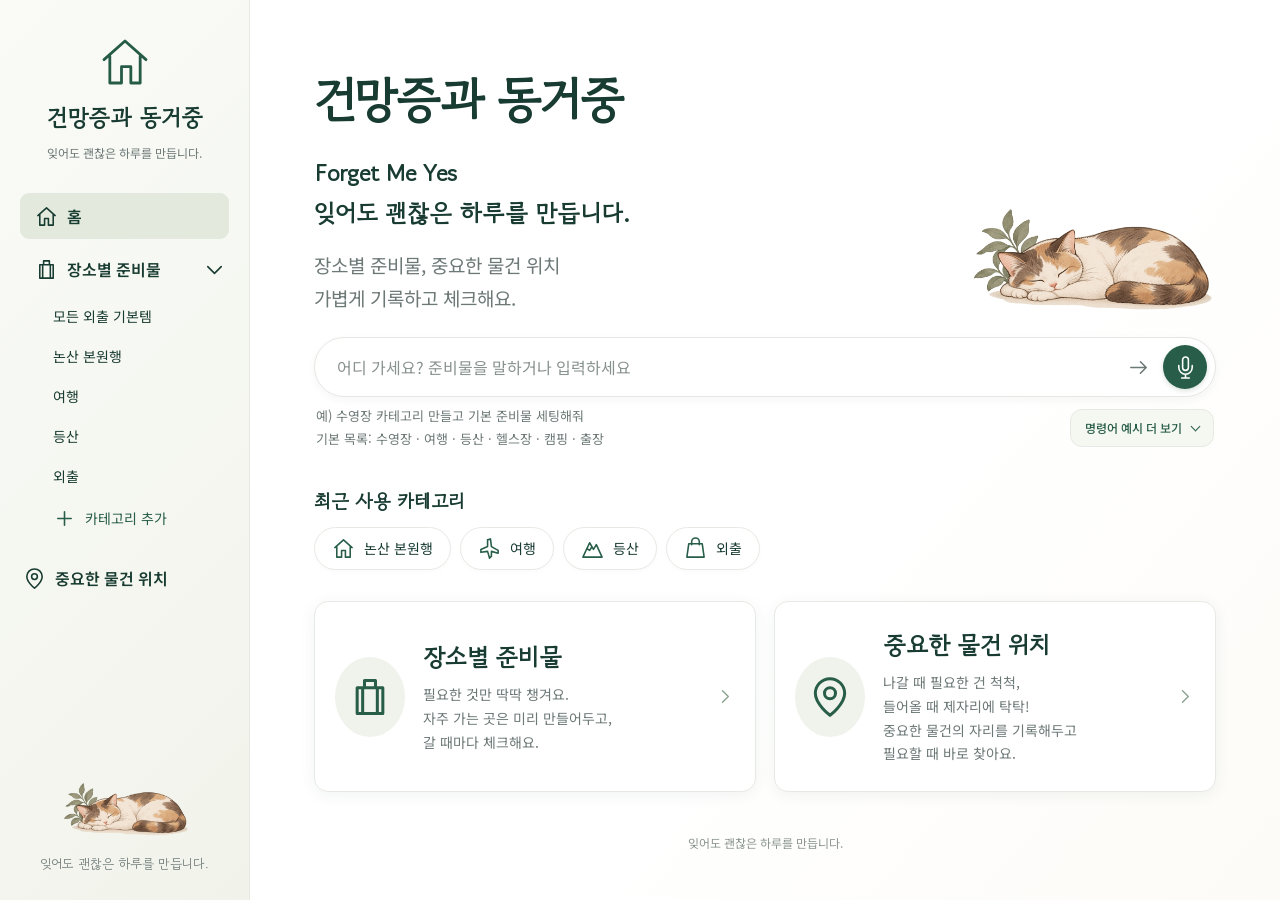
<file: index.html>
<!doctype html><html lang="ko"><head><meta charset="UTF-8"><meta name="viewport" content="width=device-width,initial-scale=1,viewport-fit=cover"><meta name="theme-color" content="#265b47"><title>건망증과 동거중</title><link rel="icon" href="assets/home.svg"><link rel="stylesheet" href="final.css?v=1"><link rel="stylesheet" href="overrides.css?v=20261009-guide-edge"></head><body><div id="app"></div><dialog id="editor"></dialog><div id="notice" role="status" aria-live="polite"></div><script src="copy.js?v=20261009-check-hint"></script><script src="model.js?v=20261009-bon-home"></script><script src="final-app.js?v=20261009-check-hint"></script></body></html>
</file>
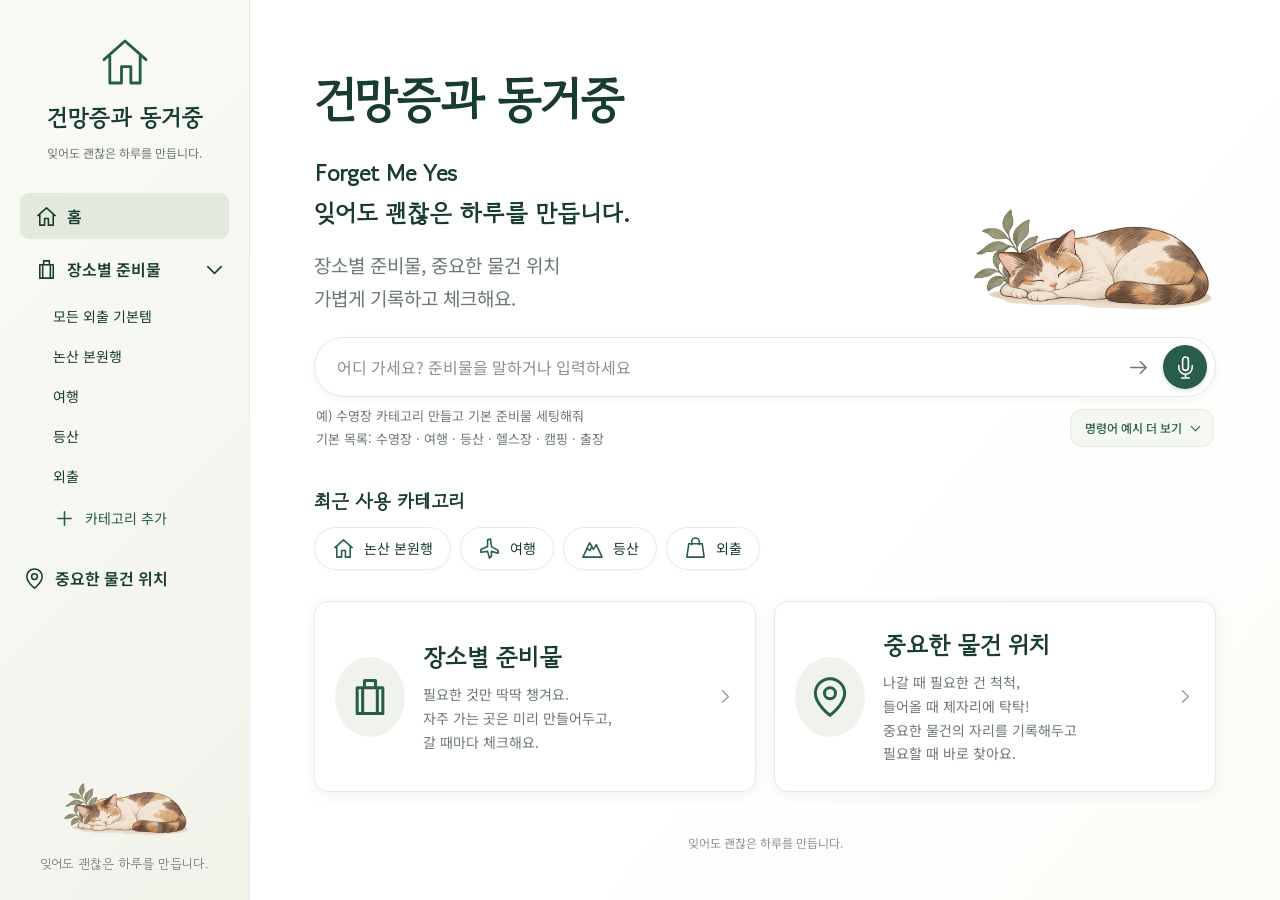
<file: final.html>
<!doctype html><html lang="ko"><head><meta charset="UTF-8"><meta name="viewport" content="width=device-width,initial-scale=1,viewport-fit=cover"><meta name="theme-color" content="#265b47"><title>건망증과 동거중</title><link rel="icon" href="assets/home.svg"><link rel="stylesheet" href="final.css?v=1"><link rel="stylesheet" href="overrides.css?v=5"></head><body><div id="app"></div><dialog id="editor"></dialog><div id="notice" role="status" aria-live="polite"></div><script src="copy.js?v=11"></script><script src="model.js?v=11"></script><script src="final-app.js?v=12"></script></body></html>
</file>
<file: final.css>
@import url('https://fonts.googleapis.com/css2?family=Gowun+Dodum&family=Noto+Sans+KR:wght@400;500;600;700&display=swap');
:root{--green:#285e49;--ink:#193c32;--muted:#6d7977;--sage:#e8eee4;--line:#e7eae4;--paper:#fff;--bg:#f6f7f2;--shadow:0 3px 15px #233d2910;font-family:'Noto Sans KR',sans-serif;color:var(--ink);font-size:16px;background:var(--bg)}*{box-sizing:border-box}body{margin:0}button,input,select,textarea{font:inherit}button{cursor:pointer;display:inline-flex;align-items:center;justify-content:center;gap:9px;border:1px solid transparent;background:none;color:inherit;border-radius:9px;padding:10px 14px;line-height:1.5;min-height:42px}button:hover{background:#f0f3ec}button:focus-visible,a:focus-visible{outline:3px solid #8aab95;outline-offset:3px}button:disabled{opacity:.4;cursor:default}a{color:inherit;text-decoration:none}.icon{width:23px;height:23px;flex-shrink:0;vertical-align:middle}h1,h2,h3,p{margin-top:0}h1,h2,h3,.brand strong{font-family:'Gowun Dodum','Noto Sans KR',sans-serif}h1{font-size:36px;line-height:1.4;letter-spacing:-1.2px;margin:0;font-weight:600}h2{font-size:23px;line-height:1.55;margin:18px 0 8px}h3{font-size:19px;line-height:1.5;margin:0 0 16px}p{line-height:1.75;white-space:pre-line}small{font-size:13px;color:var(--muted)}.sidebar{position:fixed;inset:0 auto 0 0;width:250px;background:linear-gradient(135deg,#fafbf7,#f1f3eb);border-right:1px solid var(--line);padding:34px 20px 16px;display:flex;flex-direction:column;overflow-y:auto}.brand{display:flex;align-items:center;flex-direction:column;gap:10px;margin-bottom:32px}.brand img{width:56px;height:56px}.brand strong{font-size:23px}.brand small{font-size:12px}.sidebar nav>button,.nav-packing>button:first-child{width:100%;justify-content:flex-start;font-weight:600;font-size:16px}.sidebar nav .active{background:#e3eadd}.nav-packing{display:flex;align-items:center;margin-top:7px}.nav-packing>button:first-child{flex:1;min-width:0;padding-right:0}.nav-packing>button:last-child{padding:8px 2px;min-width:27px}.folded .icon{transform:rotate(-90deg)}.place-nav{margin:4px 0 16px;padding-left:18px}.place-nav[hidden]{display:none}.nav-row{position:relative;display:flex;align-items:center}.nav-row>button{width:100%;justify-content:flex-start;text-align:left;overflow-wrap:anywhere;min-height:40px;font-size:14px;padding:8px 14px}.nav-row .selected{background:var(--sage);font-weight:600}.nav-row .grip{position:absolute;left:-14px;width:18px}.grip{opacity:0;cursor:grab;display:inline-flex;width:18px;color:#94a397}.grip .icon{width:16px}.nav-row:hover .grip,.place-card:hover .grip,.item-row:hover .grip{opacity:1}.sidebar-footer{margin-top:auto;padding-top:45px;text-align:center;color:var(--muted);font-family:'Gowun Dodum',sans-serif}.sidebar-footer img{width:130px;max-height:100px;object-fit:contain}.sidebar-footer p{font-size:13px;margin:8px 0}main{margin-left:250px;padding:55px clamp(28px,5vw,80px) 20px;max-width:1500px;min-height:100dvh;background:linear-gradient(130deg,#fff 60%,#fcfbf7)}.main-footer{font-size:12px;text-align:center;color:#8b958e;padding:42px 0 10px}.hero{position:relative;display:flex;align-items:center;min-height:240px;margin:10px 0 18px}.hero h1{font-size:48px;font-weight:700;letter-spacing:-1.8px}.hero h2{white-space:pre-line;font-size:27px;margin:14px 0}.hero p{font-size:19px;color:var(--muted);margin-bottom:5px}.hero-cat{width:250px;max-width:31%;object-fit:contain;margin-left:auto;align-self:flex-end}.command-form{display:flex;align-items:center;gap:5px;border:1px solid #e5e8e2;border-radius:40px;padding:7px 8px 7px 22px;background:white;box-shadow:0 3px 9px #24382c0b;min-width:0}.command-form input{border:none;outline:none;min-width:0;flex:1;background:transparent;font-size:16px;color:var(--ink);padding:8px 0}.command-form input::placeholder{color:#88928e}.command-form:focus-within{border-color:#92ac99}.command-form .mic{background:var(--green);color:white;border-radius:50%;width:44px;height:44px;padding:10px;flex-shrink:0;box-shadow:0 2px 5px #1b432428}.command-form .listening{background:#925746}.send{padding:7px;color:var(--muted)}.input-example{font-size:13px;color:var(--muted);margin:10px 0 24px}.recent{margin-top:28px}.recent h3{margin-bottom:12px}.chips{display:flex;gap:9px;overflow-x:auto;padding-bottom:7px;align-items:center;scrollbar-width:thin}.chip{white-space:nowrap;border:1px solid var(--line);border-radius:25px;box-shadow:0 2px 5px #293d2505;background:#fff;padding:9px 17px;font-size:14px;flex-shrink:0}.chip.active{color:white;background:var(--green);border-color:var(--green)}.chip .icon{color:var(--green)}.entry-cards{display:grid;grid-template-columns:1fr 1fr;gap:18px;margin-top:24px}.entry-card{padding:25px 20px;text-align:left;align-items:center;justify-content:flex-start;border:1px solid var(--line);box-shadow:var(--shadow);border-radius:14px;background:white;gap:18px}.entry-card>span:nth-child(2){flex:1;min-width:0}.entry-card strong{display:block;font-family:'Gowun Dodum',sans-serif;font-size:24px;line-height:1.5;margin-bottom:8px}.entry-card span span{display:block;white-space:pre-line;font-size:14px;line-height:1.7;color:var(--muted)}.entry-icon{width:70px;height:80px;border-radius:50%;background:#f0f3eb;display:grid;place-items:center;flex-shrink:0}.entry-icon .icon{width:44px;height:44px;color:var(--green)}.entry-card>.icon{width:20px;color:#8ba28f}.page-head{margin:5px 0 26px}.head-title{display:flex;align-items:center;gap:15px;flex-wrap:wrap}.head-title>.icon{width:40px;height:40px;color:var(--green)}.head-title h1{flex:1}.head-title>button{margin-left:auto}.page-head h2{white-space:pre-line;font-size:21px;margin-top:20px}.page-head p{font-size:16px;color:var(--muted);margin-bottom:0}.primary{background:var(--green);border-color:var(--green);color:white;box-shadow:0 3px 8px #19463210}.primary:hover{background:#1f4d3d;color:white}.subtle{background:#edf1e8}.text{font-size:14px;color:var(--green)}.icon-button{width:40px;padding:8px;color:#718376;flex-shrink:0}.place-grid{display:grid;grid-template-columns:repeat(3,minmax(0,1fr));gap:18px}.place-card{border:1px solid var(--line);border-radius:12px;background:white;box-shadow:var(--shadow);padding:14px;min-width:0}.place-card-top{display:flex;align-items:center;position:relative}.place-card-top>.grip{position:absolute;left:-12px;top:0}.place-open{padding:5px;flex:1;justify-content:flex-start;min-width:0;text-align:left}.place-open .icon{width:29px;height:29px;color:var(--green)}.place-open strong{overflow-wrap:anywhere;font-size:16px}.card-body{width:100%;display:grid;grid-template-columns:1fr auto;text-align:left;padding:10px 5px 3px;font-size:14px}.card-body progress,.card-body small{grid-column:1/-1;width:100%}.card-body small{white-space:nowrap;overflow:hidden;text-overflow:ellipsis;min-height:20px}.card-body>.icon{width:16px}.order-tools{display:flex;justify-content:flex-end;opacity:0;height:22px}.order-tools .icon-button{min-height:22px;height:22px;width:27px;padding:1px}.place-card:hover .order-tools,.place-card:focus-within .order-tools{opacity:1}progress{display:block;appearance:none;height:6px;width:100%;border:0;border-radius:20px;overflow:hidden;background:#e3e8e3}progress::-webkit-progress-bar{background:#e3e8e3}progress::-webkit-progress-value{background:var(--green);border-radius:20px}progress::-moz-progress-bar{background:var(--green)}.back{font-size:14px;padding:0;margin-bottom:13px;color:var(--muted)}.back .icon{width:16px;transform:rotate(180deg)}.progress-top{display:flex;justify-content:space-between;align-items:center;gap:12px;margin-bottom:13px;font-size:14px}.progress-top .subtle{font-size:14px}.detail-list{margin-top:24px}.item-group{margin:0 0 26px}.group-head{display:flex;align-items:center;border-bottom:1px solid var(--line);padding-bottom:6px;gap:4px}.group-head h3{margin:0;flex:1;font-size:19px;overflow-wrap:anywhere}.group-head .text{font-size:13px;padding:7px 10px}.shared-hint{font-size:12px;color:var(--muted);margin:8px 0}.item-row{display:flex;align-items:center;min-height:59px;border-bottom:1px solid #edf0e9;gap:7px}.item-row>label{display:flex;align-items:center;gap:13px;flex:1;cursor:pointer;padding:12px 0;min-width:0}.item-row label span{overflow-wrap:anywhere}.item-row input{appearance:none;width:23px;height:23px;border:1.5px solid #9da99e;border-radius:5px;flex-shrink:0;margin:0;display:grid;place-content:center;background:white}.item-row input:checked{background:var(--green);border-color:var(--green)}.item-row input:checked:after{content:'✓';color:white;font-size:17px}.checked label span{text-decoration:line-through;color:#89958c}.row-tools{display:flex}.row-tools>[data-action="move"]{opacity:0;width:28px;padding:4px}.item-row:hover .row-tools>button,.item-row:focus-within .row-tools>button{opacity:1}.group-actions{display:flex;gap:10px;flex-wrap:wrap;margin-bottom:20px}.detail-input{margin-top:18px}.detail-input>.subtle{width:100%;margin-top:12px}.empty{white-space:pre-line;text-align:center;padding:45px 20px;line-height:1.8;color:var(--muted);font-size:15px}.empty.compact{padding:20px}.import-panel{padding:20px;background:#f7f9f3;border:1px solid var(--line);border-radius:12px;margin-bottom:20px}.import-panel h4{margin:14px 0 9px}.filter-bar{margin-bottom:18px}.location-table{margin-top:18px}.location-header,.location-row{display:grid;grid-template-columns:1.2fr 1.4fr 1fr 1.2fr .9fr 40px;gap:14px;align-items:center;border-bottom:1px solid var(--line);padding:14px 3px}.location-header{font-size:12px;color:var(--muted)}.location-row{font-size:14px;min-height:65px}.location-row>strong{display:flex;align-items:center;gap:12px;font-weight:500}.location-row span,.location-row strong{overflow-wrap:anywhere;min-width:0}.location-row .icon{color:var(--green)}.location-row>small{font-size:12px}.location-row>span{color:var(--muted)}dialog{border:1px solid var(--line);border-radius:17px;padding:30px;max-width:460px;width:calc(100% - 32px);color:var(--ink);box-shadow:0 20px 70px #14291f28;max-height:calc(100dvh - 32px);overflow-y:auto}dialog::backdrop{background:#16221c66}.modal-head{display:flex;align-items:center;gap:12px;margin-bottom:22px}.modal-head h2{margin:0;flex:1;font-size:23px}.field{display:block;font-size:14px;font-weight:500;margin:16px 0}.field input,.field select,.field textarea{display:block;width:100%;border:1px solid #dce3da;border-radius:8px;padding:12px;margin-top:7px;background:white;color:var(--ink);font-weight:400;outline-color:#8baa94}.field textarea{min-height:80px;resize:vertical}fieldset{border:0;padding:0;margin:22px 0}legend{font-size:14px;margin-bottom:12px}.icon-options,.color-options{display:flex;gap:10px;flex-wrap:wrap}.icon-options label,.color-options label{position:relative}.icon-options input,.color-options input{position:absolute;opacity:0;width:100%;height:100%;margin:0}.icon-options span{display:grid;place-items:center;width:44px;height:44px;border:1px solid var(--line);border-radius:9px;cursor:pointer}.icon-options input:checked+span{background:var(--sage);outline:2px solid var(--green)}.color-options span{display:block;width:29px;height:29px;border-radius:50%;cursor:pointer}.color-options input:checked+span:after{content:'✓';display:block;text-align:center;color:#fff;text-shadow:0 1px 3px #333;line-height:29px}.icon-options input:focus-visible+span,.color-options input:focus-visible+span{outline:2px solid var(--green);outline-offset:3px}.dialog-actions{display:flex;gap:9px;justify-content:flex-end;margin-top:28px;flex-wrap:wrap}.danger{color:#a25049;border-color:#ead4d0;margin-right:auto}.danger.solid{color:#fff;background:#a25049;margin-right:0}.confirm-message{color:var(--muted)}.all-places{display:grid;gap:9px}.all-places button{justify-content:flex-start}#notice{position:fixed;bottom:30px;left:calc(50% + 100px);transform:translateX(-50%);padding:13px 20px;background:#254b3d;color:white;border-radius:12px;z-index:100;max-width:90vw;opacity:0;pointer-events:none;font-size:14px;transition:opacity .15s}#notice.show{opacity:1}.mobile-header,.bottom-nav,.mobile-categories{display:none}
@media(min-width:1500px){main{margin-right:auto}}
@media(max-width:1150px){.sidebar{width:220px;padding:28px 14px}.brand strong{font-size:21px}main{margin-left:220px;padding:40px 28px 20px}.hero h1{font-size:40px}.hero h2{font-size:24px}.hero-cat{width:200px}.entry-card{gap:12px;padding:20px 15px}.entry-icon{width:50px;height:65px}.entry-icon .icon{width:34px;height:34px}.entry-card strong{font-size:21px}.entry-card>.icon{display:none}.place-grid{gap:12px}.location-header,.location-row{grid-template-columns:1fr 1.2fr 1fr 1fr 35px}.location-header>span:nth-child(5),.location-row>small{display:none}}
@media(max-width:760px){.sidebar{display:none}.mobile-header{display:flex;align-items:center;gap:8px;justify-content:center;min-height:65px;background:#fff;border-bottom:1px solid #f1f2ec;font-family:'Gowun Dodum',sans-serif}.mobile-header img{width:30px;height:30px}.mobile-header strong{font-size:18px}main{margin:0;padding:22px 20px calc(90px + env(safe-area-inset-bottom));min-height:calc(100dvh - 65px);width:100%}h1{font-size:29px;letter-spacing:-1px}.hero{margin:3px 0 18px;min-height:250px;align-items:flex-start;display:block}.hero h1{font-size:32px}.hero h2{font-size:23px;line-height:1.5;margin:13px 0}.hero p{font-size:15px;max-width:240px}.hero-cat{position:absolute;right:-5px;bottom:-6px;width:140px;max-width:42%;opacity:.95}.command-form{padding:6px 6px 6px 14px}.command-form input{font-size:14px;min-height:42px}.command-form .mic{width:44px;height:44px}.send{width:30px;padding:3px}.input-example{font-size:12px;line-height:1.6;margin-bottom:22px}.recent{margin-top:24px}.recent h3{font-size:17px}.chips{gap:7px}.chip{padding:8px 13px;font-size:13px;min-height:42px}.entry-cards{grid-template-columns:1fr;gap:12px;margin-top:15px}.entry-card{padding:18px;gap:16px}.entry-card strong{font-size:22px;margin-bottom:4px}.entry-card span span{font-size:13px;line-height:1.65}.entry-card>.icon{display:block}.entry-icon{width:58px;height:65px}.main-footer{padding-top:30px;font-size:11px}.bottom-nav{display:flex;position:fixed;bottom:0;left:0;right:0;background:#fffffffa;border-top:1px solid var(--line);padding:6px 12px calc(6px + env(safe-area-inset-bottom));z-index:20;backdrop-filter:blur(8px);min-height:70px;justify-content:space-around}.bottom-nav button{display:flex;flex-direction:column;gap:3px;min-width:80px;border-radius:8px;font-size:11px;color:#8a968c;padding:6px 13px}.bottom-nav .active{color:var(--green);background:#edf2e9}.bottom-nav .icon{width:23px;height:23px}.page-head{margin:0 0 20px}.head-title{gap:9px}.head-title>.icon{width:30px;height:30px}.head-title>button{font-size:12px;padding:9px;min-height:42px}.head-title>button>.icon{width:18px}.head-title h1{font-size:26px}.page-head h2{font-size:19px;margin:18px 0 8px}.page-head p{font-size:14px}.mobile-categories{display:flex;gap:7px;align-items:center;margin-bottom:18px;min-width:0}.mobile-categories>.chips{flex:1;min-width:0}.mobile-categories>button{padding:7px;flex-shrink:0}.place-grid{grid-template-columns:1fr;gap:0}.place-card{border:none;border-bottom:1px solid var(--line);border-radius:0;box-shadow:none;padding:13px 0;display:grid;grid-template-columns:1fr 90px;align-items:center}.place-card-top{min-width:0}.place-open strong{font-size:17px}.place-open .icon{width:30px;height:30px}.place-card-top>.icon-button{width:35px}.card-body{padding:7px 0;font-size:12px;gap:6px}.card-body small{display:none}.order-tools{grid-column:1/-1;height:24px;opacity:1}.order-tools .icon-button{width:33px}.progress-top{font-size:13px}.progress-top .subtle{font-size:12px;padding:9px}.detail-list{margin-top:20px}.item-row{gap:0;min-height:60px}.item-row>.grip{display:none}.item-row label{gap:12px;font-size:16px}.item-row input{width:25px;height:25px}.row-tools>[data-action="move"]{opacity:1;width:27px}.row-tools .icon-button{padding:5px;width:33px;min-height:44px}.row-tools .icon{width:18px}.group-head{flex-wrap:wrap}.group-head h3{font-size:18px}.group-head .text{font-size:12px;padding:8px}.group-actions{gap:7px}.group-actions button{font-size:13px;padding:10px}.detail-input{margin-top:22px}.location-header{display:none}.location-row{grid-template-columns:1fr 42px;gap:3px;padding:14px 0;position:relative}.location-row>strong{grid-column:1;font-size:16px}.location-row .object-position{grid-column:1;padding-left:35px;font-size:14px}.location-row>.object-category{grid-column:1;font-size:12px;padding-left:35px;color:#91a087}.location-row>.object-memo{grid-column:1;padding-left:35px;font-size:12px}.location-row>button{grid-column:2;grid-row:1/4}.location-row .object-memo:empty{display:none}.filter-bar{margin-bottom:16px}dialog{padding:22px;max-height:calc(100dvh - 28px)}.dialog-actions button{min-height:45px}.modal-head h2{font-size:22px}#notice{left:50%;bottom:calc(83px + env(safe-area-inset-bottom));width:max-content;max-width:calc(100vw - 32px)}.back{font-size:13px}}
@media(prefers-reduced-motion:reduce){*{transition:none!important;scroll-behavior:auto!important}}
.place-open .icon{color:var(--category-color,var(--green))}
@media(min-width:761px) and (max-width:1000px){.place-grid{grid-template-columns:repeat(2,minmax(0,1fr))}.entry-cards{grid-template-columns:1fr}.hero-cat{width:150px}.hero h1{font-size:35px}}
@media(max-width:360px){.head-title h1{font-size:23px}.head-title>button{margin-left:0}.hero h1{font-size:29px}.row-tools>[data-action="move"]{width:24px}}
</file>
<file: overrides.css>
.place-nav>button[data-action="common"]{justify-content:flex-start;text-align:left;font-size:14px;font-weight:400;padding:8px 14px;min-height:40px}
.place-nav>button[data-action="common"] .icon{display:none}
.location-header,.location-row{grid-template-columns:1.8fr 1.6fr .7fr .9fr .4fr 70px;column-gap:10px}
.location-row>button[data-action="delete-object"],.location-row>button[data-action="edit-object"]{margin-left:0}
.hide-common-button{position:relative}.hide-common-button::before{content:none}
.eye-note{color:#718b7b;font-size:13px}.item-row.hidden-common{opacity:.48;background:#f5f6f2}.item-row.hidden-common label span{text-decoration:line-through;color:#89958c}.item-row.hidden-common input{cursor:not-allowed}
.shared-hint{display:flex;justify-content:space-between;align-items:center;gap:12px}.shared-hint::after{content:none}
.location-row>button[data-action="delete-object"]{grid-column:6;grid-row:1/4;justify-self:start}.location-row>button[data-action="edit-object"]{grid-column:6;grid-row:1/4;justify-self:end}
@media(max-width:760px){.location-row{grid-template-columns:1fr 42px 42px}.location-row>button{grid-row:1/4}.location-row>button[data-action="delete-object"]{grid-column:2}.location-row>button[data-action="edit-object"]{grid-column:3}}

.shared-hint-action{display:inline-flex;align-items:center;justify-self:end;gap:5px;color:#8a968c;font-size:12px;white-space:nowrap}.shared-hint-action .icon{width:15px;height:15px;opacity:.9}

.hero .hero-brand-message{display:flex;flex-direction:column;gap:3px;font-family:'Gowun Dodum','Noto Sans KR',sans-serif;font-size:24px;font-weight:600;line-height:1.55;color:var(--ink);margin:22px 0 16px;max-width:100%;letter-spacing:0}
.hero-brand-message span{display:block}
.home-input-example{margin-bottom:6px}
.command-guide{display:grid;grid-template-columns:minmax(0,1fr) auto;gap:8px 16px;align-items:center;margin:8px 2px 24px}
.command-guide .home-input-example{margin:0}
.command-guide .command-examples{display:contents}
.command-guide .command-examples summary{grid-column:2;grid-row:1;font-size:12px}
.command-guide .command-examples-body{grid-column:1/-1;margin-top:0;color:var(--muted);font-size:13px;line-height:1.75}
.command-guide .command-examples:not([open]) .command-examples-body{display:none}
.command-guide .command-examples-body{min-width:0;overflow-wrap:anywhere}
@media(min-width:761px){.command-guide .command-examples::details-content{display:contents}.command-guide .command-examples-body{grid-column:1/-1;width:100%;box-sizing:border-box}}
@media(max-width:760px){.command-guide{grid-template-columns:minmax(0,1fr)}.command-guide .command-examples summary{grid-column:1;grid-row:2;justify-self:end}.command-guide .home-input-example{margin:0}}
.command-examples{margin:0 2px 24px;color:var(--muted);font-size:13px;line-height:1.75}
.command-examples summary{cursor:pointer;display:flex;align-items:center;justify-content:center;gap:10px;width:fit-content;max-width:100%;margin-left:auto;padding:9px 14px;color:var(--green);background:#f5f7f1;border:1px solid var(--line);border-radius:12px;font-weight:500;line-height:1.5;list-style:none;transition:background .15s,border-color .15s}
.command-examples summary::-webkit-details-marker{display:none}
.command-examples summary::after{content:'';width:6px;height:6px;border-right:1.5px solid currentColor;border-bottom:1.5px solid currentColor;transform:rotate(45deg);margin-top:-3px;transition:transform .15s}
.command-examples[open] summary::after{transform:rotate(225deg);margin-top:3px}
.command-examples summary:hover{background:#edf2e8;border-color:#b6c8b9}
.command-examples summary:focus-visible{outline:3px solid #8aab95;outline-offset:3px;border-radius:4px}
.command-examples-body{margin-top:6px;padding:14px 16px;background:#f5f7f1;border:1px solid var(--line);border-radius:12px}
.command-examples-body p{margin:0 0 12px}.command-examples-body p:last-child{margin-bottom:0}
.command-examples-body strong,.command-examples-body span{display:block}.command-examples-body strong{font-weight:500;color:var(--ink)}
.command-examples-body .command-hint{font-size:12px}
@media(max-width:760px){.command-examples{font-size:12px}.command-examples summary{min-height:44px;padding:10px 14px}}

@media(max-width:760px){
 main{padding:26px 20px calc(94px + env(safe-area-inset-bottom))}
 .mobile-header{min-height:60px;background:#fafbf8}
 .hero{display:grid;grid-template-columns:minmax(0,1fr) 78px;gap:8px;min-height:0;margin:4px 0 26px;align-items:end}
 .hero>div{min-width:0;grid-column:1/-1}
 .hero h1{font-size:clamp(27px,7.8vw,32px);line-height:1.4;letter-spacing:-1.2px}
 .hero h2{font-size:17px;font-weight:400;line-height:1.6;margin:6px 0 14px;max-width:100%;letter-spacing:-.3px}
 .hero p:not(.hero-brand-message){font-size:14px;line-height:1.75;max-width:calc(100% - 78px);margin-bottom:0}
 .hero .hero-brand-message{font-size:19px;font-weight:600;line-height:1.55;gap:3px;margin:20px 0 16px;max-width:100%;letter-spacing:-.2px}
 .hero-cat{position:static;grid-column:2;width:78px;max-width:100%;margin:-70px 0 0;opacity:.95;align-self:end;pointer-events:none}
 .command-form{border-radius:18px;padding:6px 7px 6px 14px;box-shadow:0 4px 16px #233d2908}
 .command-form input{font-size:14px;min-height:42px}
 .input-example{font-size:11px;line-height:1.8;margin:10px 2px 24px}
 .home-input-example{margin-bottom:8px}
 .recent{margin-top:26px}.recent h3{font-size:16px;margin-bottom:10px}
 .chips{gap:8px}.chip{font-size:12px;border-radius:12px;padding:8px 12px;background:#f2f5ed}
 .entry-cards{gap:12px;margin-top:20px}
 .entry-card{padding:18px 15px;gap:12px;border-radius:18px;box-shadow:0 4px 16px #233d2905}
 .entry-icon{width:40px;height:46px;flex-shrink:0}.entry-icon .icon{width:28px;height:28px}
 .entry-card strong{font-size:20px;margin-bottom:5px}.entry-card span span{font-size:12px;line-height:1.7}
 .entry-card>.icon{width:16px}
 .main-footer{font-size:10px;padding-top:28px}
}
</file>
